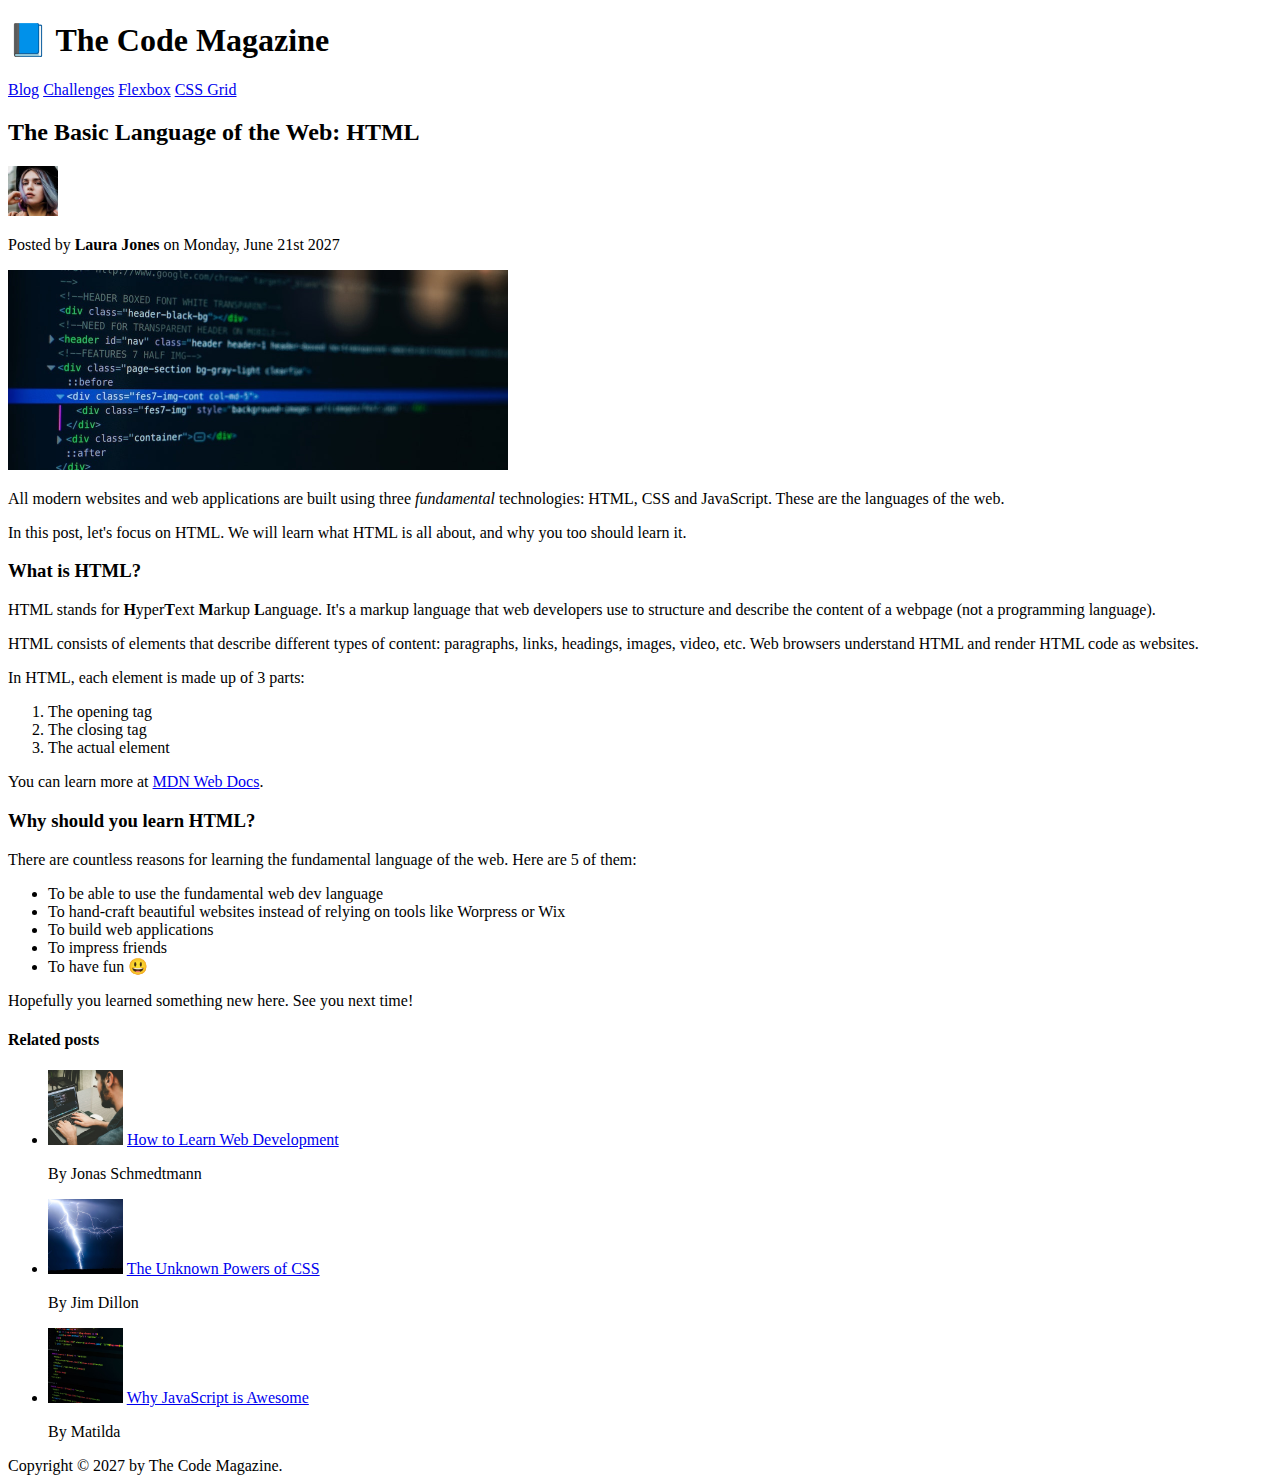
<file: 03-CSS-Fundamentals/index.html>
<!DOCTYPE html>
<html lang="en">
  <head>
    <meta charset="UTF-8" />
    <title>The Basic Language of the Web: HTML</title>
  </head>

  <body>
    <!--
    <h1>The Basic Language of the Web: HTML</h1>
    <h2>The Basic Language of the Web: HTML</h2>
    <h3>The Basic Language of the Web: HTML</h3>
    <h4>The Basic Language of the Web: HTML</h4>
    <h5>The Basic Language of the Web: HTML</h5>
    <h6>The Basic Language of the Web: HTML</h6>
    -->

    <header>
      <h1>📘 The Code Magazine</h1>

      <nav>
        <a href="blog.html">Blog</a>
        <a href="#">Challenges</a>
        <a href="#">Flexbox</a>
        <a href="#">CSS Grid</a>
      </nav>
    </header>

    <article>
      <header>
        <h2>The Basic Language of the Web: HTML</h2>

        <img
          src="img/laura-jones.jpg"
          alt="Headshot of Laura Jones"
          height="50"
          width="50"
        />

        <p>Posted by <strong>Laura Jones</strong> on Monday, June 21st 2027</p>

        <img
          src="img/post-img.jpg"
          alt="HTML code on a screen"
          width="500"
          height="200"
        />
      </header>

      <p>
        All modern websites and web applications are built using three
        <em>fundamental</em>
        technologies: HTML, CSS and JavaScript. These are the languages of the
        web.
      </p>

      <p>
        In this post, let's focus on HTML. We will learn what HTML is all about,
        and why you too should learn it.
      </p>

      <h3>What is HTML?</h3>
      <p>
        HTML stands for <strong>H</strong>yper<strong>T</strong>ext
        <strong>M</strong>arkup <strong>L</strong>anguage. It's a markup
        language that web developers use to structure and describe the content
        of a webpage (not a programming language).
      </p>
      <p>
        HTML consists of elements that describe different types of content:
        paragraphs, links, headings, images, video, etc. Web browsers understand
        HTML and render HTML code as websites.
      </p>
      <p>In HTML, each element is made up of 3 parts:</p>

      <ol>
        <li>The opening tag</li>
        <li>The closing tag</li>
        <li>The actual element</li>
      </ol>

      <p>
        You can learn more at
        <a
          href="https://developer.mozilla.org/en-US/docs/Web/HTML"
          target="_blank"
          >MDN Web Docs</a
        >.
      </p>

      <h3>Why should you learn HTML?</h3>

      <p>
        There are countless reasons for learning the fundamental language of the
        web. Here are 5 of them:
      </p>

      <ul>
        <li>To be able to use the fundamental web dev language</li>
        <li>
          To hand-craft beautiful websites instead of relying on tools like
          Worpress or Wix
        </li>
        <li>To build web applications</li>
        <li>To impress friends</li>
        <li>To have fun 😃</li>
      </ul>

      <p>Hopefully you learned something new here. See you next time!</p>
    </article>

    <aside>
      <h4>Related posts</h4>

      <ul>
        <li>
          <img
            src="img/related-1.jpg"
            alt="Person programming"
            width="75"
            width="75"
          />
          <a href="#">How to Learn Web Development</a>
          <p>By Jonas Schmedtmann</p>
        </li>
        <li>
          <img src="img/related-2.jpg" alt="Lightning" width="75" heigth="75" />
          <a href="#">The Unknown Powers of CSS</a>
          <p>By Jim Dillon</p>
        </li>
        <li>
          <img
            src="img/related-3.jpg"
            alt="JavaScript code on a screen"
            width="75"
            height="75"
          />
          <a href="#">Why JavaScript is Awesome</a>
          <p>By Matilda</p>
        </li>
      </ul>
    </aside>

    <footer>Copyright &copy; 2027 by The Code Magazine.</footer>
  </body>
</html>
</file>
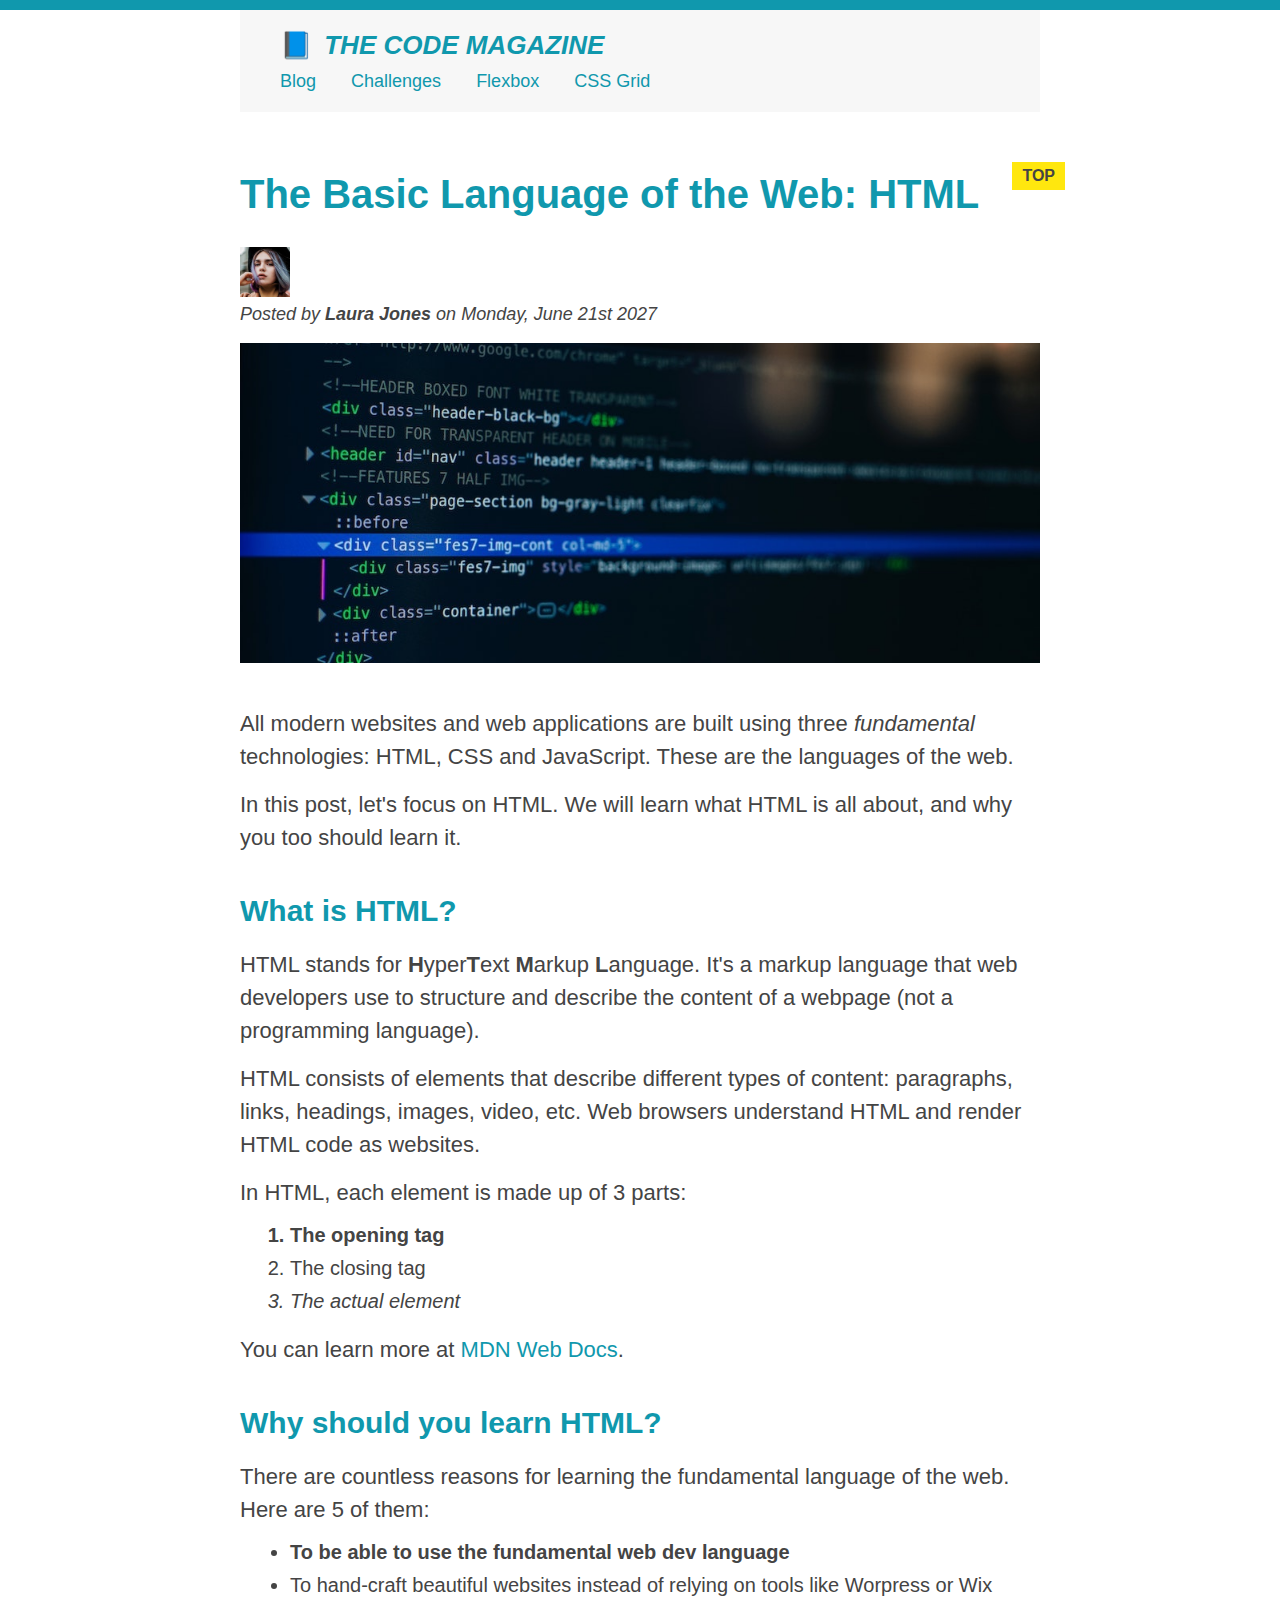
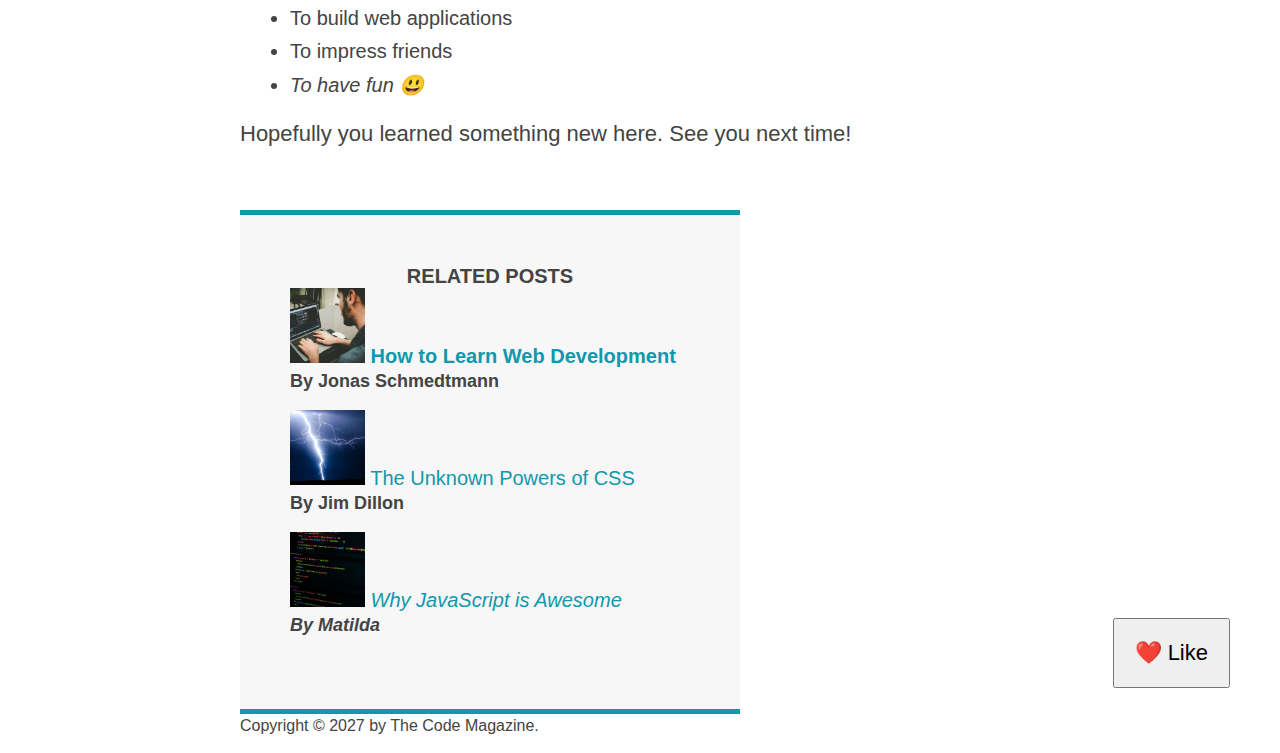
<file: 04-CSS-Layouts/index.html>
<!DOCTYPE html>
<html lang="en">
  <head>
    <meta charset="UTF-8" />
    <link href="style.css" rel="stylesheet" />

    <title>The Basic Language of the Web: HTML</title>
  </head>

  <body>
    <!--
    <h1>The Basic Language of the Web: HTML</h1>
    <h2>The Basic Language of the Web: HTML</h2>
    <h3>The Basic Language of the Web: HTML</h3>
    <h4>The Basic Language of the Web: HTML</h4>
    <h5>The Basic Language of the Web: HTML</h5>
    <h6>The Basic Language of the Web: HTML</h6>
    -->

    <div class="container">
      <header class="main-header">
        <h1>📘 The Code Magazine</h1>

        <nav>
          <!-- <strong>This is the navigation</strong> -->
          <a href="blog.html">Blog</a>
          <a href="#">Challenges</a>
          <a href="#">Flexbox</a>
          <a href="#">CSS Grid</a>
        </nav>
      </header>

      <article>
        <header class="post-header">
          <h2>The Basic Language of the Web: HTML</h2>

          <img
            src="img/laura-jones.jpg"
            alt="Headshot of Laura Jones"
            height="50"
            width="50"
          />

          <p id="author">
            Posted by <strong>Laura Jones</strong> on Monday, June 21st 2027
          </p>

          <img
            src="img/post-img.jpg"
            alt="HTML code on a screen"
            width="500"
            height="200"
            class="post-img"
          />
          <button>❤️ Like</button>
        </header>

        <p>
          All modern websites and web applications are built using three
          <em>fundamental</em>
          technologies: HTML, CSS and JavaScript. These are the languages of the
          web.
        </p>

        <p>
          In this post, let's focus on HTML. We will learn what HTML is all
          about, and why you too should learn it.
        </p>

        <h3>What is HTML?</h3>
        <p>
          HTML stands for <strong>H</strong>yper<strong>T</strong>ext
          <strong>M</strong>arkup <strong>L</strong>anguage. It's a markup
          language that web developers use to structure and describe the content
          of a webpage (not a programming language).
        </p>
        <p>
          HTML consists of elements that describe different types of content:
          paragraphs, links, headings, images, video, etc. Web browsers
          understand HTML and render HTML code as websites.
        </p>
        <p>In HTML, each element is made up of 3 parts:</p>

        <ol>
          <li class="first-li">The opening tag</li>
          <li>The closing tag</li>
          <li>The actual element</li>
        </ol>

        <p>
          You can learn more at
          <a
            href="https://developer.mozilla.org/en-US/docs/Web/HTML"
            target="_blank"
            >MDN Web Docs</a
          >.
        </p>

        <h3>Why should you learn HTML?</h3>

        <p>
          There are countless reasons for learning the fundamental language of
          the web. Here are 5 of them:
        </p>

        <ul>
          <li class="first-li">
            To be able to use the fundamental web dev language
          </li>
          <li>
            To hand-craft beautiful websites instead of relying on tools like
            Worpress or Wix
          </li>
          <li>To build web applications</li>
          <li>To impress friends</li>
          <li>To have fun 😃</li>
        </ul>

        <p>Hopefully you learned something new here. See you next time!</p>
      </article>

      <aside>
        <h4>Related posts</h4>

        <ul class="related">
          <li>
            <img
              src="img/related-1.jpg"
              alt="Person programming"
              width="75"
              height="75"
            />
            <a href="#">How to Learn Web Development</a>
            <p class="related-author">By Jonas Schmedtmann</p>
          </li>
          <li>
            <img
              src="img/related-2.jpg"
              alt="Lightning"
              width="75"
              height="75"
            />
            <a href="#">The Unknown Powers of CSS</a>
            <p class="related-author">By Jim Dillon</p>
          </li>
          <li>
            <img
              src="img/related-3.jpg"
              alt="JavaScript code on a screen"
              width="75"
              height="75"
            />
            <a href="#">Why JavaScript is Awesome</a>
            <p class="related-author">By Matilda</p>
          </li>
        </ul>
      </aside>

      <footer>
        <p id="copyright" class="copyright text">
          Copyright &copy; 2027 by The Code Magazine.
        </p>
      </footer>
    </div>
  </body>
</html>
</file>
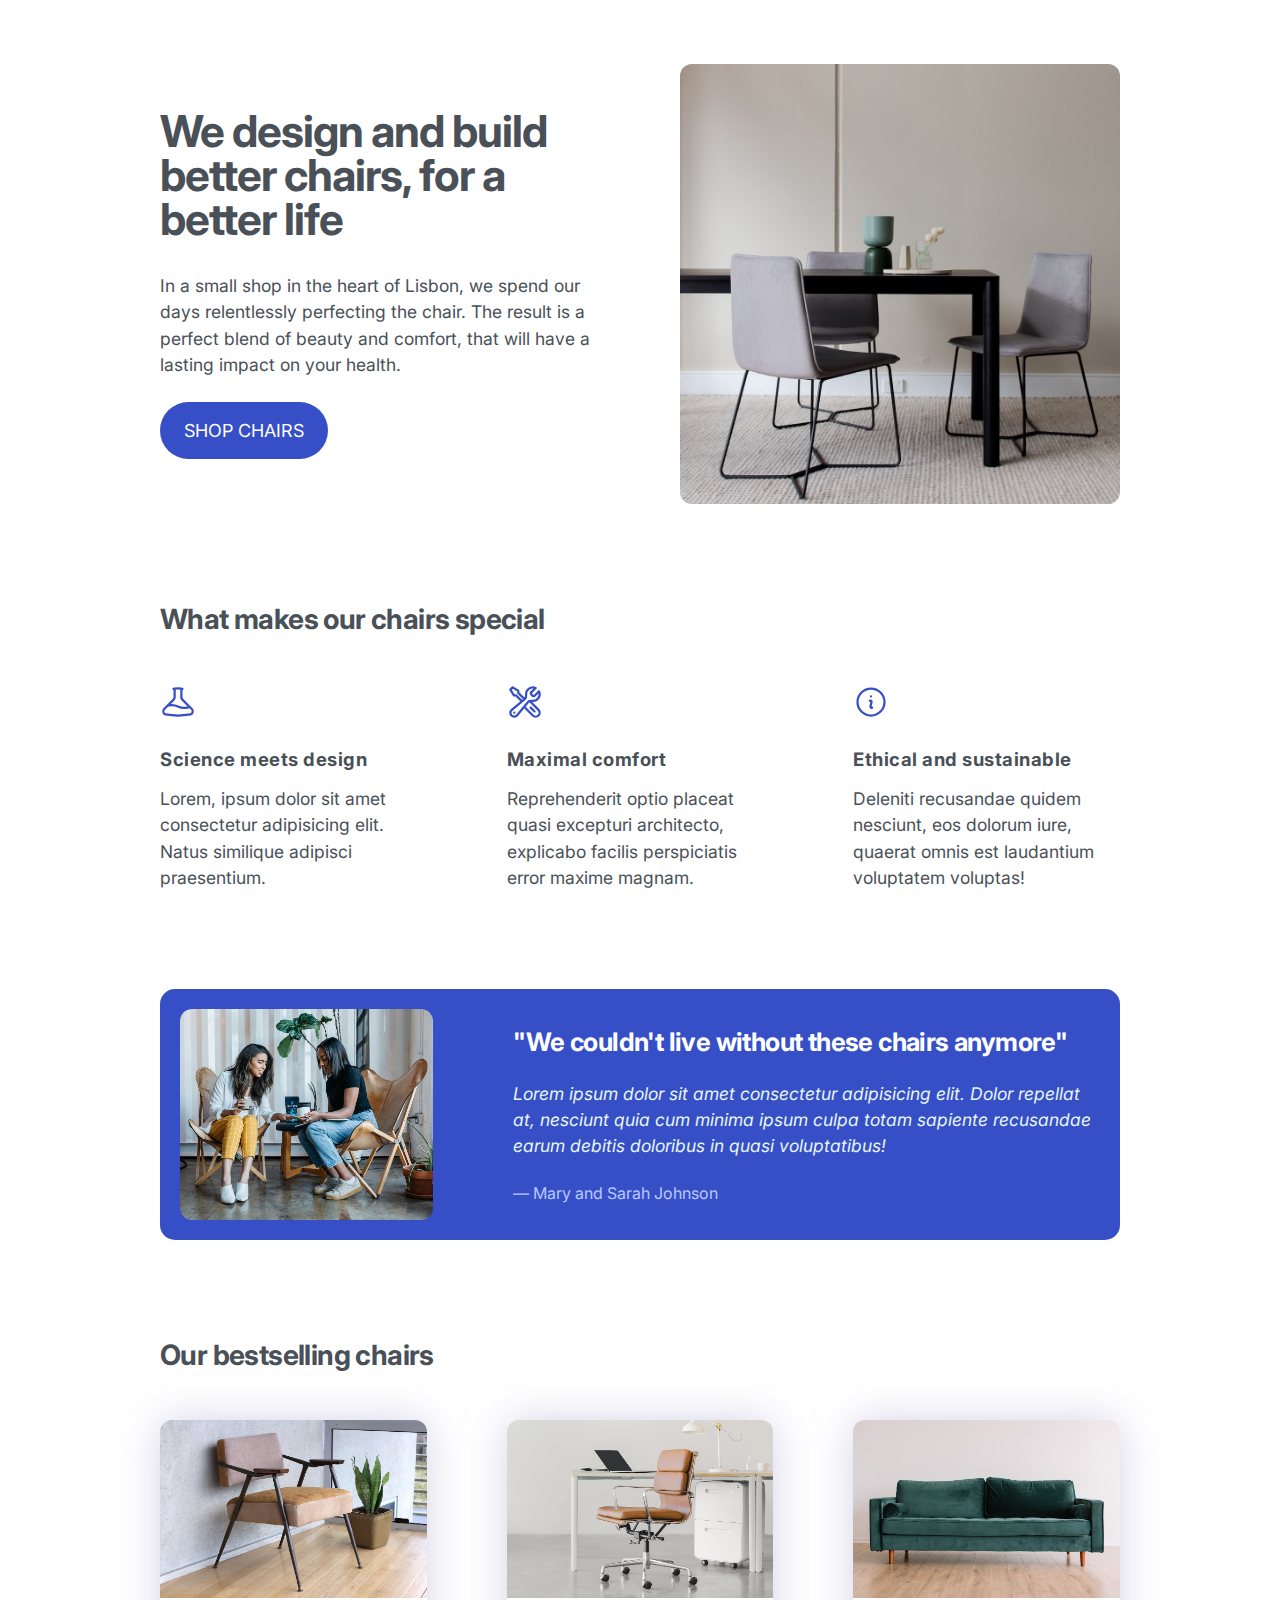
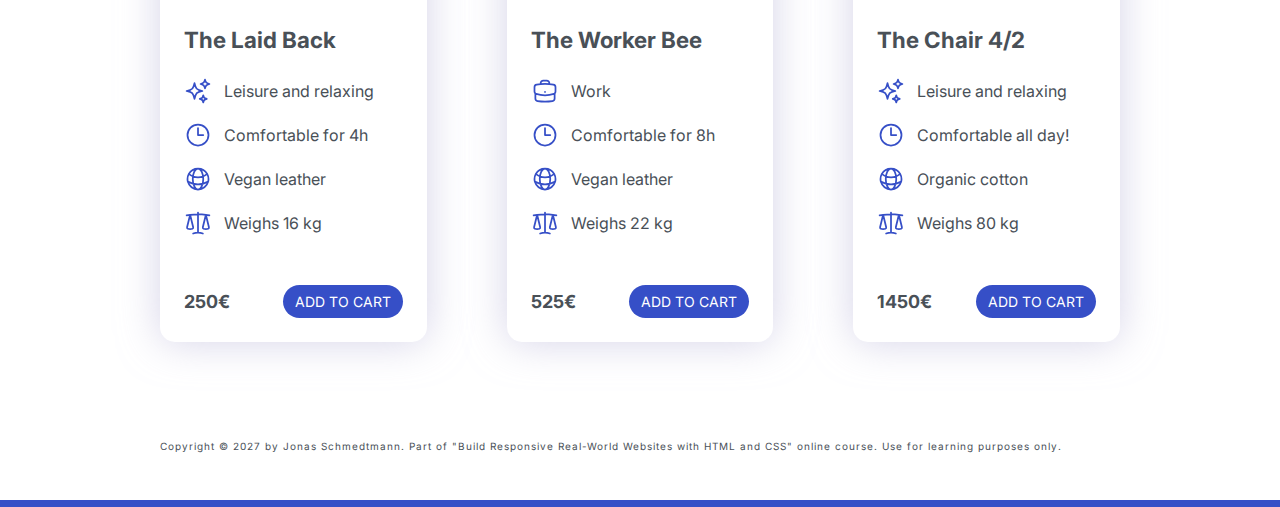
<file: 05-Design/index.html>
<!DOCTYPE html>
<html lang="en">

<head>
  <meta charset="UTF-8" />
  <meta http-equiv="X-UA-Compatible" content="IE=edge" />
  <meta name="viewport" content="width=device-width, initial-scale=1.0" />

  <link rel="stylesheet" href="style.css" />
  <link rel="preconnect" href="https://fonts.googleapis.com">
  <link rel="preconnect" href="https://fonts.gstatic.com" crossorigin>
  <link href="https://fonts.googleapis.com/css2?family=Inter&display=swap" rel="stylesheet">

  <title>Lisbon Chair Shop</title>
</head>

<body>
  <div class="container">
    <header>
      <div class="header-text-box">
        <h1>We design and build better chairs, for a better life</h1>
        <p class="header-text">
          In a small shop in the heart of Lisbon, we spend our days
          relentlessly perfecting the chair. The result is a perfect blend of
          beauty and comfort, that will have a lasting impact on your health.
        </p>
        <a class="btn btn--big" href="#">Shop chairs</a>
      </div>
      <img src="hero.jpg" alt="Photo" />
    </header>

    <section>
      <h2>What makes our chairs special</h2>
      <div class="grid-3-cols">
        <div>
          <svg xmlns="http://www.w3.org/2000/svg" fill="none" viewBox="0 0 24 24" stroke-width="1.5"
            stroke="currentColor" class="features-icon">
            <path stroke-linecap="round" stroke-linejoin="round"
              d="M9.75 3.104v5.714a2.25 2.25 0 0 1-.659 1.591L5 14.5M9.75 3.104c-.251.023-.501.05-.75.082m.75-.082a24.301 24.301 0 0 1 4.5 0m0 0v5.714c0 .597.237 1.17.659 1.591L19.8 15.3M14.25 3.104c.251.023.501.05.75.082M19.8 15.3l-1.57.393A9.065 9.065 0 0 1 12 15a9.065 9.065 0 0 0-6.23-.693L5 14.5m14.8.8 1.402 1.402c1.232 1.232.65 3.318-1.067 3.611A48.309 48.309 0 0 1 12 21c-2.773 0-5.491-.235-8.135-.687-1.718-.293-2.3-2.379-1.067-3.61L5 14.5" />
          </svg>

          <p class="features-title"><strong>Science meets design</strong></p>
          <p class="features-text">
            Lorem, ipsum dolor sit amet consectetur adipisicing elit. Natus
            similique adipisci praesentium.
          </p>
        </div>

        <div>
          <svg xmlns="http://www.w3.org/2000/svg" fill="none" viewBox="0 0 24 24" stroke-width="1.5"
            stroke="currentColor" class="features-icon">
            <path stroke-linecap="round" stroke-linejoin="round"
              d="M11.42 15.17 17.25 21A2.652 2.652 0 0 0 21 17.25l-5.877-5.877M11.42 15.17l2.496-3.03c.317-.384.74-.626 1.208-.766M11.42 15.17l-4.655 5.653a2.548 2.548 0 1 1-3.586-3.586l6.837-5.63m5.108-.233c.55-.164 1.163-.188 1.743-.14a4.5 4.5 0 0 0 4.486-6.336l-3.276 3.277a3.004 3.004 0 0 1-2.25-2.25l3.276-3.276a4.5 4.5 0 0 0-6.336 4.486c.091 1.076-.071 2.264-.904 2.95l-.102.085m-1.745 1.437L5.909 7.5H4.5L2.25 3.75l1.5-1.5L7.5 4.5v1.409l4.26 4.26m-1.745 1.437 1.745-1.437m6.615 8.206L15.75 15.75M4.867 19.125h.008v.008h-.008v-.008Z" />
          </svg>

          <p class="features-title">
            <strong>Maximal comfort</strong>
          </p>
          <p class="features-text">
            Reprehenderit optio placeat quasi excepturi architecto, explicabo
            facilis perspiciatis error maxime magnam.
          </p>
        </div>

        <div>
          <svg xmlns="http://www.w3.org/2000/svg" fill="none" viewBox="0 0 24 24" stroke-width="1.5" stroke="currentColor" class="features-icon">
            <path stroke-linecap="round" stroke-linejoin="round" d="m11.25 11.25.041-.02a.75.75 0 0 1 1.063.852l-.708 2.836a.75.75 0 0 0 1.063.853l.041-.021M21 12a9 9 0 1 1-18 0 9 9 0 0 1 18 0Zm-9-3.75h.008v.008H12V8.25Z" />
          </svg>
          
          <p class="features-title">
            <strong>Ethical and sustainable</strong>
          </p>
          <p class="features-text">
            Deleniti recusandae quidem nesciunt, eos dolorum iure, quaerat
            omnis est laudantium voluptatem voluptas!
          </p>
        </div>
      </div>
    </section>

    <section class="testimonial-section">
      <div class="grid-3-cols">
        <img src="customers.jpg" alt="People sitting on chairs" />
        <div class="testimonial-box">
          <h2>"We couldn't live without these chairs anymore"</h2>
          <blockquote class="testimonial-text">
            Lorem ipsum dolor sit amet consectetur adipisicing elit. Dolor
            repellat at, nesciunt quia cum minima ipsum culpa totam sapiente
            recusandae earum debitis doloribus in quasi voluptatibus!
          </blockquote>
          <p class="testimonial-author">&mdash; Mary and Sarah Johnson</p>
        </div>
      </div>
    </section>

    <section>
      <h2>Our bestselling chairs</h2>
      <div class="grid-3-cols">
        <figure class="chair">
          <img src="chair-1.jpg" alt="Chair" />
          <div class="chair-box">
            <h3>The Laid Back</h3>
            <ul class="chair-details">
              <li>
                <svg xmlns="http://www.w3.org/2000/svg" fill="none" viewBox="0 0 24 24" stroke-width="1.5" stroke="currentColor" class="chair-icon">
                  <path stroke-linecap="round" stroke-linejoin="round" d="M9.813 15.904 9 18.75l-.813-2.846a4.5 4.5 0 0 0-3.09-3.09L2.25 12l2.846-.813a4.5 4.5 0 0 0 3.09-3.09L9 5.25l.813 2.846a4.5 4.5 0 0 0 3.09 3.09L15.75 12l-2.846.813a4.5 4.5 0 0 0-3.09 3.09ZM18.259 8.715 18 9.75l-.259-1.035a3.375 3.375 0 0 0-2.455-2.456L14.25 6l1.036-.259a3.375 3.375 0 0 0 2.455-2.456L18 2.25l.259 1.035a3.375 3.375 0 0 0 2.456 2.456L21.75 6l-1.035.259a3.375 3.375 0 0 0-2.456 2.456ZM16.894 20.567 16.5 21.75l-.394-1.183a2.25 2.25 0 0 0-1.423-1.423L13.5 18.75l1.183-.394a2.25 2.25 0 0 0 1.423-1.423l.394-1.183.394 1.183a2.25 2.25 0 0 0 1.423 1.423l1.183.394-1.183.394a2.25 2.25 0 0 0-1.423 1.423Z" />
                </svg>
                
                <!-- Span is a generic INLINE text element, it doesn't have any meaning. It's like a div element, but inline -->
                <span>Leisure and relaxing</span>
              </li>
              <li>
                <svg xmlns="http://www.w3.org/2000/svg" fill="none" viewBox="0 0 24 24" stroke-width="1.5" stroke="currentColor" class="chair-icon">
                  <path stroke-linecap="round" stroke-linejoin="round" d="M12 6v6h4.5m4.5 0a9 9 0 1 1-18 0 9 9 0 0 1 18 0Z" />
                </svg>
                
                <span>Comfortable for 4h</span>
              </li>
              <li>
                <svg xmlns="http://www.w3.org/2000/svg" fill="none" viewBox="0 0 24 24" stroke-width="1.5" stroke="currentColor" class="chair-icon">
                  <path stroke-linecap="round" stroke-linejoin="round" d="M12 21a9.004 9.004 0 0 0 8.716-6.747M12 21a9.004 9.004 0 0 1-8.716-6.747M12 21c2.485 0 4.5-4.03 4.5-9S14.485 3 12 3m0 18c-2.485 0-4.5-4.03-4.5-9S9.515 3 12 3m0 0a8.997 8.997 0 0 1 7.843 4.582M12 3a8.997 8.997 0 0 0-7.843 4.582m15.686 0A11.953 11.953 0 0 1 12 10.5c-2.998 0-5.74-1.1-7.843-2.918m15.686 0A8.959 8.959 0 0 1 21 12c0 .778-.099 1.533-.284 2.253m0 0A17.919 17.919 0 0 1 12 16.5c-3.162 0-6.133-.815-8.716-2.247m0 0A9.015 9.015 0 0 1 3 12c0-1.605.42-3.113 1.157-4.418" />
                </svg>
                
                <span>Vegan leather</span>
              </li>
              <li>
                <svg xmlns="http://www.w3.org/2000/svg" fill="none" viewBox="0 0 24 24" stroke-width="1.5" stroke="currentColor" class="chair-icon">
                  <path stroke-linecap="round" stroke-linejoin="round" d="M12 3v17.25m0 0c-1.472 0-2.882.265-4.185.75M12 20.25c1.472 0 2.882.265 4.185.75M18.75 4.97A48.416 48.416 0 0 0 12 4.5c-2.291 0-4.545.16-6.75.47m13.5 0c1.01.143 2.01.317 3 .52m-3-.52 2.62 10.726c.122.499-.106 1.028-.589 1.202a5.988 5.988 0 0 1-2.031.352 5.988 5.988 0 0 1-2.031-.352c-.483-.174-.711-.703-.59-1.202L18.75 4.971Zm-16.5.52c.99-.203 1.99-.377 3-.52m0 0 2.62 10.726c.122.499-.106 1.028-.589 1.202a5.989 5.989 0 0 1-2.031.352 5.989 5.989 0 0 1-2.031-.352c-.483-.174-.711-.703-.59-1.202L5.25 4.971Z" />
                </svg>
                
                <span>Weighs 16 kg</span>
              </li>
            </ul>
            <div class="chair-price">
              <strong>250€</strong>
              <a href="#" class="btn btn--small">Add to cart</a>
            </div>
          </div>
        </figure>

        <figure class="chair">
          <img src="chair-2.jpg" alt="Chair" />
          <div class="chair-box">
            <h3>The Worker Bee</h3>
            <ul class="chair-details">
              <li>
                <svg xmlns="http://www.w3.org/2000/svg" fill="none" viewBox="0 0 24 24" stroke-width="1.5" stroke="currentColor" class="chair-icon">
                  <path stroke-linecap="round" stroke-linejoin="round" d="M20.25 14.15v4.25c0 1.094-.787 2.036-1.872 2.18-2.087.277-4.216.42-6.378.42s-4.291-.143-6.378-.42c-1.085-.144-1.872-1.086-1.872-2.18v-4.25m16.5 0a2.18 2.18 0 0 0 .75-1.661V8.706c0-1.081-.768-2.015-1.837-2.175a48.114 48.114 0 0 0-3.413-.387m4.5 8.006c-.194.165-.42.295-.673.38A23.978 23.978 0 0 1 12 15.75c-2.648 0-5.195-.429-7.577-1.22a2.016 2.016 0 0 1-.673-.38m0 0A2.18 2.18 0 0 1 3 12.489V8.706c0-1.081.768-2.015 1.837-2.175a48.111 48.111 0 0 1 3.413-.387m7.5 0V5.25A2.25 2.25 0 0 0 13.5 3h-3a2.25 2.25 0 0 0-2.25 2.25v.894m7.5 0a48.667 48.667 0 0 0-7.5 0M12 12.75h.008v.008H12v-.008Z" />
                </svg>
                
                <span>Work</span>
              </li>
              <li>
                <svg xmlns="http://www.w3.org/2000/svg" fill="none" viewBox="0 0 24 24" stroke-width="1.5" stroke="currentColor" class="chair-icon">
                  <path stroke-linecap="round" stroke-linejoin="round" d="M12 6v6h4.5m4.5 0a9 9 0 1 1-18 0 9 9 0 0 1 18 0Z" />
                </svg>

                <span>Comfortable for 8h</span>
              </li>
              <li>
                <svg xmlns="http://www.w3.org/2000/svg" fill="none" viewBox="0 0 24 24" stroke-width="1.5" stroke="currentColor" class="chair-icon">
                  <path stroke-linecap="round" stroke-linejoin="round" d="M12 21a9.004 9.004 0 0 0 8.716-6.747M12 21a9.004 9.004 0 0 1-8.716-6.747M12 21c2.485 0 4.5-4.03 4.5-9S14.485 3 12 3m0 18c-2.485 0-4.5-4.03-4.5-9S9.515 3 12 3m0 0a8.997 8.997 0 0 1 7.843 4.582M12 3a8.997 8.997 0 0 0-7.843 4.582m15.686 0A11.953 11.953 0 0 1 12 10.5c-2.998 0-5.74-1.1-7.843-2.918m15.686 0A8.959 8.959 0 0 1 21 12c0 .778-.099 1.533-.284 2.253m0 0A17.919 17.919 0 0 1 12 16.5c-3.162 0-6.133-.815-8.716-2.247m0 0A9.015 9.015 0 0 1 3 12c0-1.605.42-3.113 1.157-4.418" />
                </svg>

                <span>Vegan leather</span>
              </li>
              <li>
                <svg xmlns="http://www.w3.org/2000/svg" fill="none" viewBox="0 0 24 24" stroke-width="1.5" stroke="currentColor" class="chair-icon">
                  <path stroke-linecap="round" stroke-linejoin="round" d="M12 3v17.25m0 0c-1.472 0-2.882.265-4.185.75M12 20.25c1.472 0 2.882.265 4.185.75M18.75 4.97A48.416 48.416 0 0 0 12 4.5c-2.291 0-4.545.16-6.75.47m13.5 0c1.01.143 2.01.317 3 .52m-3-.52 2.62 10.726c.122.499-.106 1.028-.589 1.202a5.988 5.988 0 0 1-2.031.352 5.988 5.988 0 0 1-2.031-.352c-.483-.174-.711-.703-.59-1.202L18.75 4.971Zm-16.5.52c.99-.203 1.99-.377 3-.52m0 0 2.62 10.726c.122.499-.106 1.028-.589 1.202a5.989 5.989 0 0 1-2.031.352 5.989 5.989 0 0 1-2.031-.352c-.483-.174-.711-.703-.59-1.202L5.25 4.971Z" />
                </svg>

                <span>Weighs 22 kg</span>
              </li>
            </ul>
            <div class="chair-price">
              <strong>525€</strong>
              <a href="#" class="btn btn--small">Add to cart</a>
            </div>
          </div>
        </figure>

        <figure class="chair">
          <img src="chair-3.jpg" alt="Chair" />
          <div class="chair-box">
            <h3>The Chair 4/2</h3>
            <ul class="chair-details">
              <li>
                <svg xmlns="http://www.w3.org/2000/svg" fill="none" viewBox="0 0 24 24" stroke-width="1.5" stroke="currentColor" class="chair-icon">
                  <path stroke-linecap="round" stroke-linejoin="round" d="M9.813 15.904 9 18.75l-.813-2.846a4.5 4.5 0 0 0-3.09-3.09L2.25 12l2.846-.813a4.5 4.5 0 0 0 3.09-3.09L9 5.25l.813 2.846a4.5 4.5 0 0 0 3.09 3.09L15.75 12l-2.846.813a4.5 4.5 0 0 0-3.09 3.09ZM18.259 8.715 18 9.75l-.259-1.035a3.375 3.375 0 0 0-2.455-2.456L14.25 6l1.036-.259a3.375 3.375 0 0 0 2.455-2.456L18 2.25l.259 1.035a3.375 3.375 0 0 0 2.456 2.456L21.75 6l-1.035.259a3.375 3.375 0 0 0-2.456 2.456ZM16.894 20.567 16.5 21.75l-.394-1.183a2.25 2.25 0 0 0-1.423-1.423L13.5 18.75l1.183-.394a2.25 2.25 0 0 0 1.423-1.423l.394-1.183.394 1.183a2.25 2.25 0 0 0 1.423 1.423l1.183.394-1.183.394a2.25 2.25 0 0 0-1.423 1.423Z" />
                </svg>

                <span>Leisure and relaxing</span>
              </li>
              <li>
                <svg xmlns="http://www.w3.org/2000/svg" fill="none" viewBox="0 0 24 24" stroke-width="1.5" stroke="currentColor" class="chair-icon">
                  <path stroke-linecap="round" stroke-linejoin="round" d="M12 6v6h4.5m4.5 0a9 9 0 1 1-18 0 9 9 0 0 1 18 0Z" />
                </svg>

                <span>Comfortable all day!</span>
              </li>
              <li>
                <svg xmlns="http://www.w3.org/2000/svg" fill="none" viewBox="0 0 24 24" stroke-width="1.5" stroke="currentColor" class="chair-icon">
                  <path stroke-linecap="round" stroke-linejoin="round" d="M12 21a9.004 9.004 0 0 0 8.716-6.747M12 21a9.004 9.004 0 0 1-8.716-6.747M12 21c2.485 0 4.5-4.03 4.5-9S14.485 3 12 3m0 18c-2.485 0-4.5-4.03-4.5-9S9.515 3 12 3m0 0a8.997 8.997 0 0 1 7.843 4.582M12 3a8.997 8.997 0 0 0-7.843 4.582m15.686 0A11.953 11.953 0 0 1 12 10.5c-2.998 0-5.74-1.1-7.843-2.918m15.686 0A8.959 8.959 0 0 1 21 12c0 .778-.099 1.533-.284 2.253m0 0A17.919 17.919 0 0 1 12 16.5c-3.162 0-6.133-.815-8.716-2.247m0 0A9.015 9.015 0 0 1 3 12c0-1.605.42-3.113 1.157-4.418" />
                </svg>

                <span>Organic cotton</span>
              </li>
              <li>
                <svg xmlns="http://www.w3.org/2000/svg" fill="none" viewBox="0 0 24 24" stroke-width="1.5" stroke="currentColor" class="chair-icon">
                  <path stroke-linecap="round" stroke-linejoin="round" d="M12 3v17.25m0 0c-1.472 0-2.882.265-4.185.75M12 20.25c1.472 0 2.882.265 4.185.75M18.75 4.97A48.416 48.416 0 0 0 12 4.5c-2.291 0-4.545.16-6.75.47m13.5 0c1.01.143 2.01.317 3 .52m-3-.52 2.62 10.726c.122.499-.106 1.028-.589 1.202a5.988 5.988 0 0 1-2.031.352 5.988 5.988 0 0 1-2.031-.352c-.483-.174-.711-.703-.59-1.202L18.75 4.971Zm-16.5.52c.99-.203 1.99-.377 3-.52m0 0 2.62 10.726c.122.499-.106 1.028-.589 1.202a5.989 5.989 0 0 1-2.031.352 5.989 5.989 0 0 1-2.031-.352c-.483-.174-.711-.703-.59-1.202L5.25 4.971Z" />
                </svg>

                <span>Weighs 80 kg</span>
              </li>
            </ul>
            <div class="chair-price">
              <strong>1450€</strong>
              <a href="#" class="btn btn--small">Add to cart</a>
            </div>
          </div>
        </figure>
      </div>
    </section>

    <footer>
      Copyright &copy; 2027 by Jonas Schmedtmann. Part of "Build Responsive
      Real-World Websites with HTML and CSS" online course. Use for learning
      purposes only.
    </footer>
  </div>
</body>

</html>
</file>
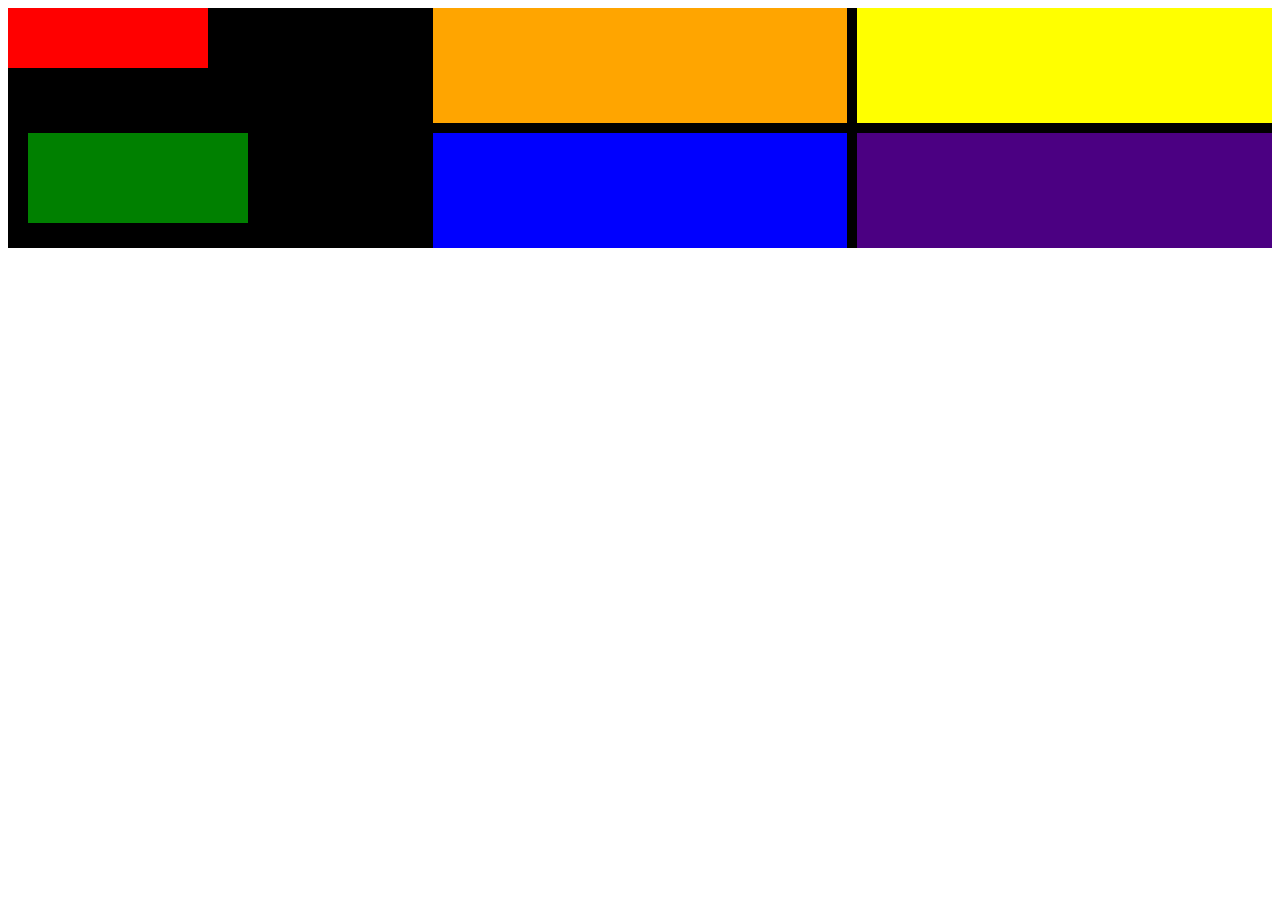
<file: placing-spanning-items.html>
<!DOCTYPE html>
<html lang="en">
<head>
    <meta charset="UTF-8">
    <meta name="viewport" content="width=device-width, initial-scale=1.0">
    <title>Grid With Height set</title>
</head>
<style>
    .grid-container {
        display: grid;
        height: 240px;
        background-color: black;
        grid-template-columns: 1fr 1fr 1fr;
        grid-template-rows: 1fr 1fr;
        gap: 10px;
    }

    .item-one {
        background-color: red;
        
        /* Experiment */
        height: 60px;
        width: 200px;
    }

    .item-two {
        background-color: orange;
    }

    .item-three {
        background-color: yellow;
    }

    .item-four {
        background-color: green;

        /* Experiment */
        width: 220px;
        height: 90px;
        margin-left: 20px;
    }

    .item-five {
        background-color: blue;
    }

    .item-six {
        background-color: indigo;
    }
</style>
<body>
    <div class="grid-container">
        <div class="item item-one"></div>
        <div class="item item-two"></div>
        <div class="item item-three"></div>
        <div class="item item-four"></div>
        <div class="item item-five"></div>
        <div class="item item-six"></div>
    </div>
</body>
</html>
</file>
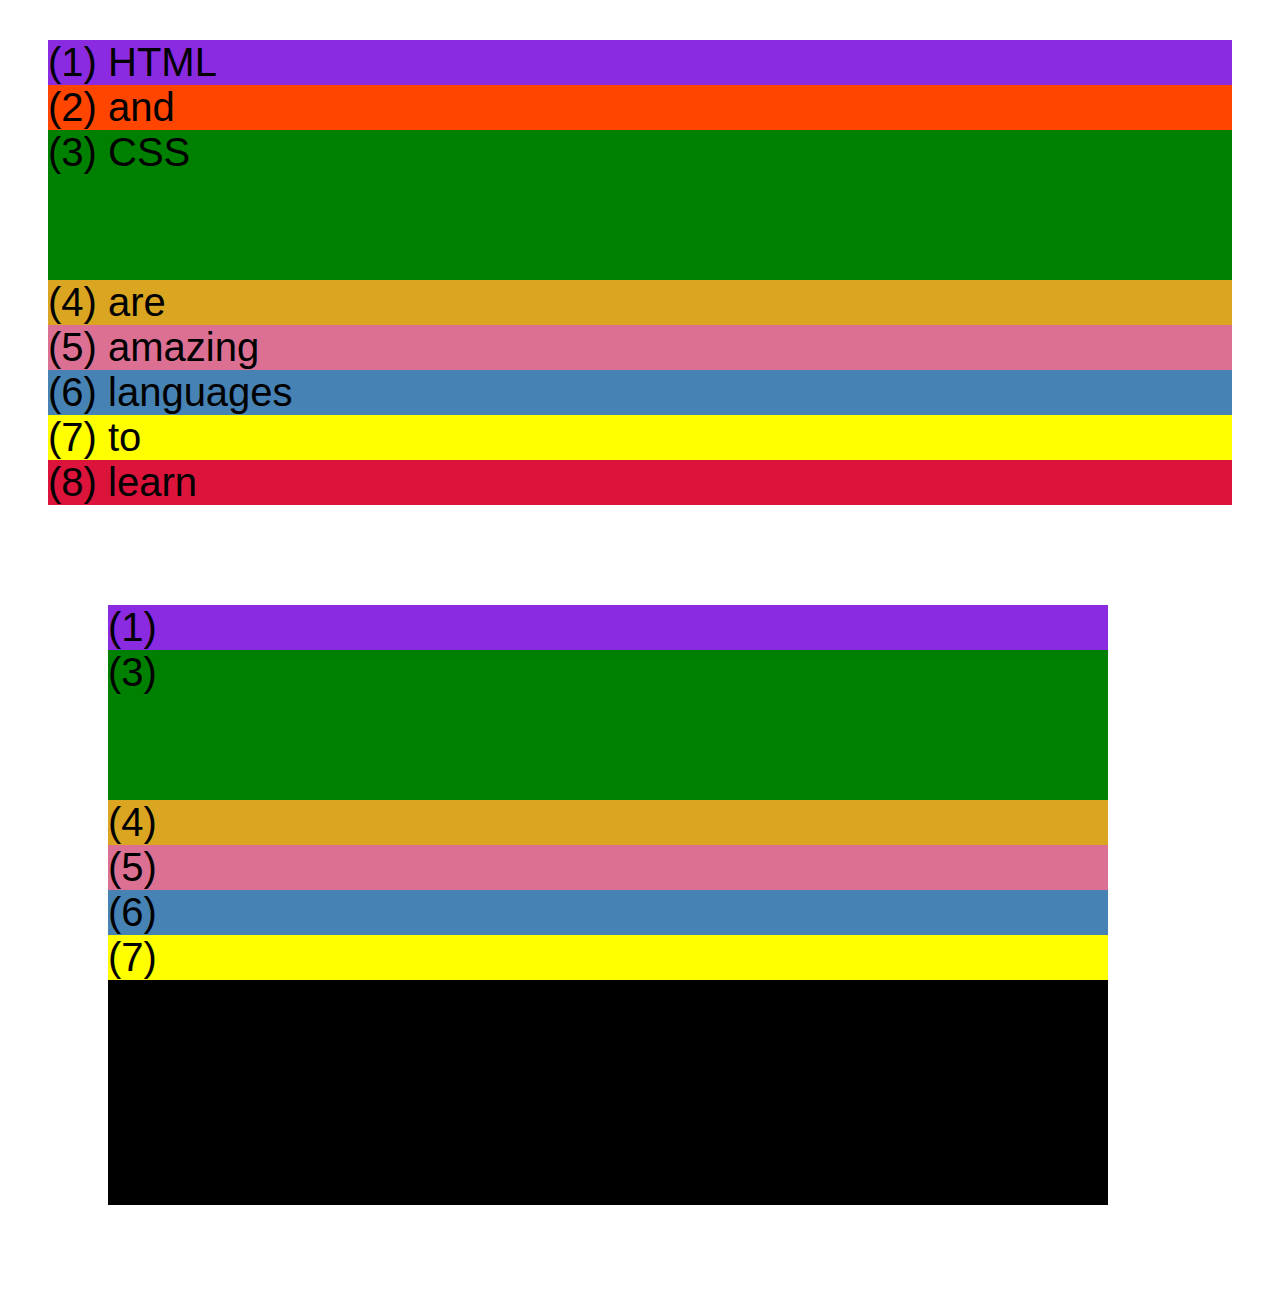
<file: 04-CSS-Layouts/css-grid.html>
<!DOCTYPE html>
<html lang="en">
  <head>
    <meta charset="UTF-8" />
    <meta http-equiv="X-UA-Compatible" content="IE=edge" />
    <meta name="viewport" content="width=device-width, initial-scale=1.0" />
    <title>CSS Grid</title>
    <style>
      .el--1 {
        background-color: blueviolet;
      }
      .el--2 {
        background-color: orangered;
      }
      .el--3 {
        background-color: green;
        height: 150px;
      }
      .el--4 {
        background-color: goldenrod;
      }
      .el--5 {
        background-color: palevioletred;
      }
      .el--6 {
        background-color: steelblue;
      }
      .el--7 {
        background-color: yellow;
      }
      .el--8 {
        background-color: crimson;
      }

      .container--1 {
        /* STARTER */
        font-family: sans-serif;
        background-color: #ddd;
        font-size: 40px;
        margin: 40px;

        /* CSS GRID */
      }

      .container--2 {
        /* STARTER */
        font-family: sans-serif;
        background-color: black;
        font-size: 40px;
        margin: 100px;

        width: 1000px;
        height: 600px;

        /* CSS GRID */
      }
    </style>
  </head>
  <body>
    <div class="container--1">
      <div class="el el--1">(1) HTML</div>
      <div class="el el--2">(2) and</div>
      <div class="el el--3">(3) CSS</div>
      <div class="el el--4">(4) are</div>
      <div class="el el--5">(5) amazing</div>
      <div class="el el--6">(6) languages</div>
      <div class="el el--7">(7) to</div>
      <div class="el el--8">(8) learn</div>
    </div>

    <div class="container--2">
      <div class="el el--1">(1)</div>
      <div class="el el--3">(3)</div>
      <div class="el el--4">(4)</div>
      <div class="el el--5">(5)</div>
      <div class="el el--6">(6)</div>
      <div class="el el--7">(7)</div>
    </div>
  </body>
</html>
</file>
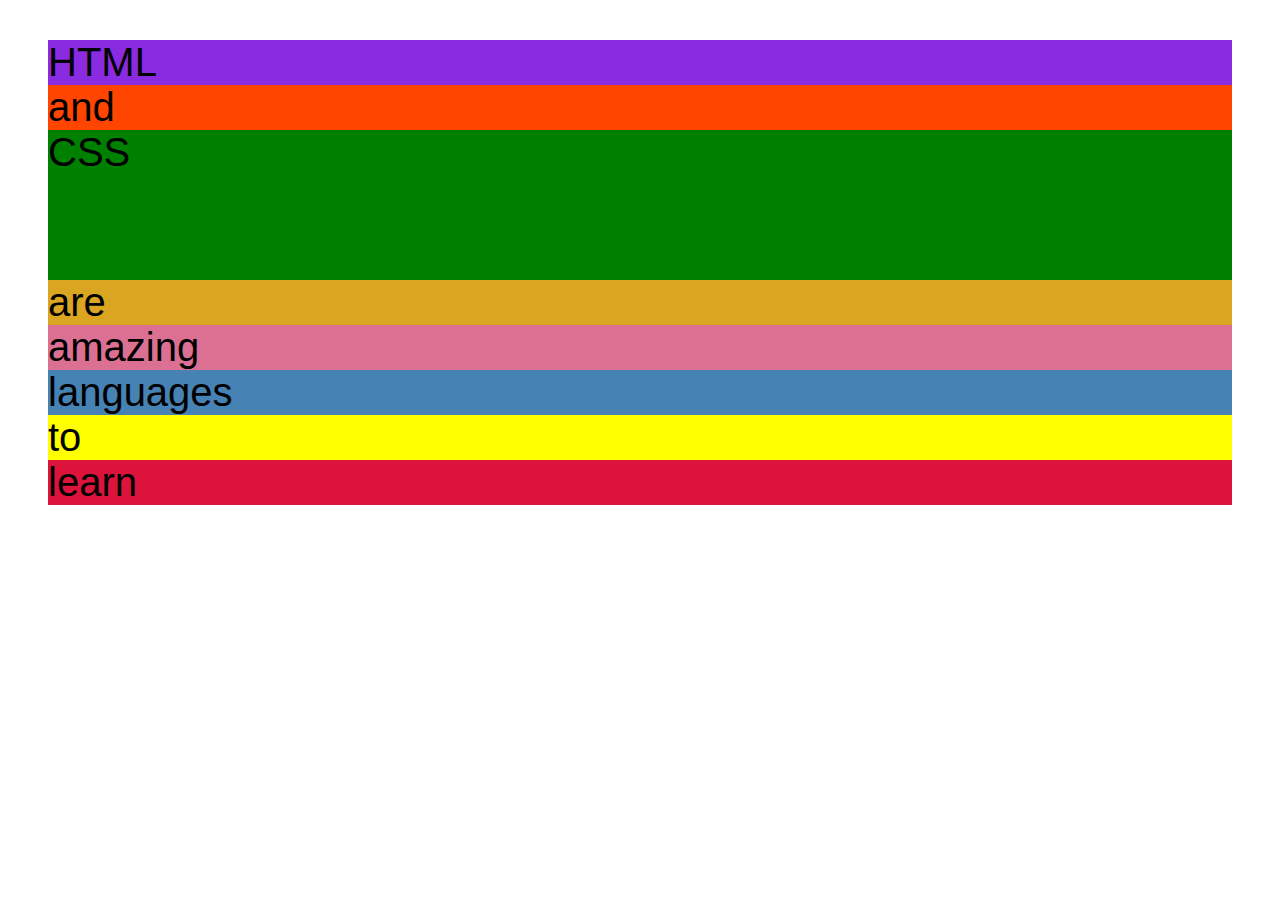
<file: 04-CSS-Layouts/flexbox.html>
<!DOCTYPE html>
<html lang="en">
  <head>
    <meta charset="UTF-8" />
    <meta http-equiv="X-UA-Compatible" content="IE=edge" />
    <meta name="viewport" content="width=device-width, initial-scale=1.0" />
    <title>Flexbox</title>
    <style>
      .el--1 {
        background-color: blueviolet;
      }
      .el--2 {
        background-color: orangered;
      }
      .el--3 {
        background-color: green;
        height: 150px;
      }
      .el--4 {
        background-color: goldenrod;
      }
      .el--5 {
        background-color: palevioletred;
      }
      .el--6 {
        background-color: steelblue;
      }
      .el--7 {
        background-color: yellow;
      }
      .el--8 {
        background-color: crimson;
      }

      .container {
        /* STARTER */
        font-family: sans-serif;
        background-color: #ddd;
        font-size: 40px;
        margin: 40px;

        /* FLEXBOX */
      }
    </style>
  </head>
  <body>
    <div class="container">
      <div class="el el--1">HTML</div>
      <div class="el el--2">and</div>
      <div class="el el--3">CSS</div>
      <div class="el el--4">are</div>
      <div class="el el--5">amazing</div>
      <div class="el el--6">languages</div>
      <div class="el el--7">to</div>
      <div class="el el--8">learn</div>
    </div>
  </body>
</html>
</file>
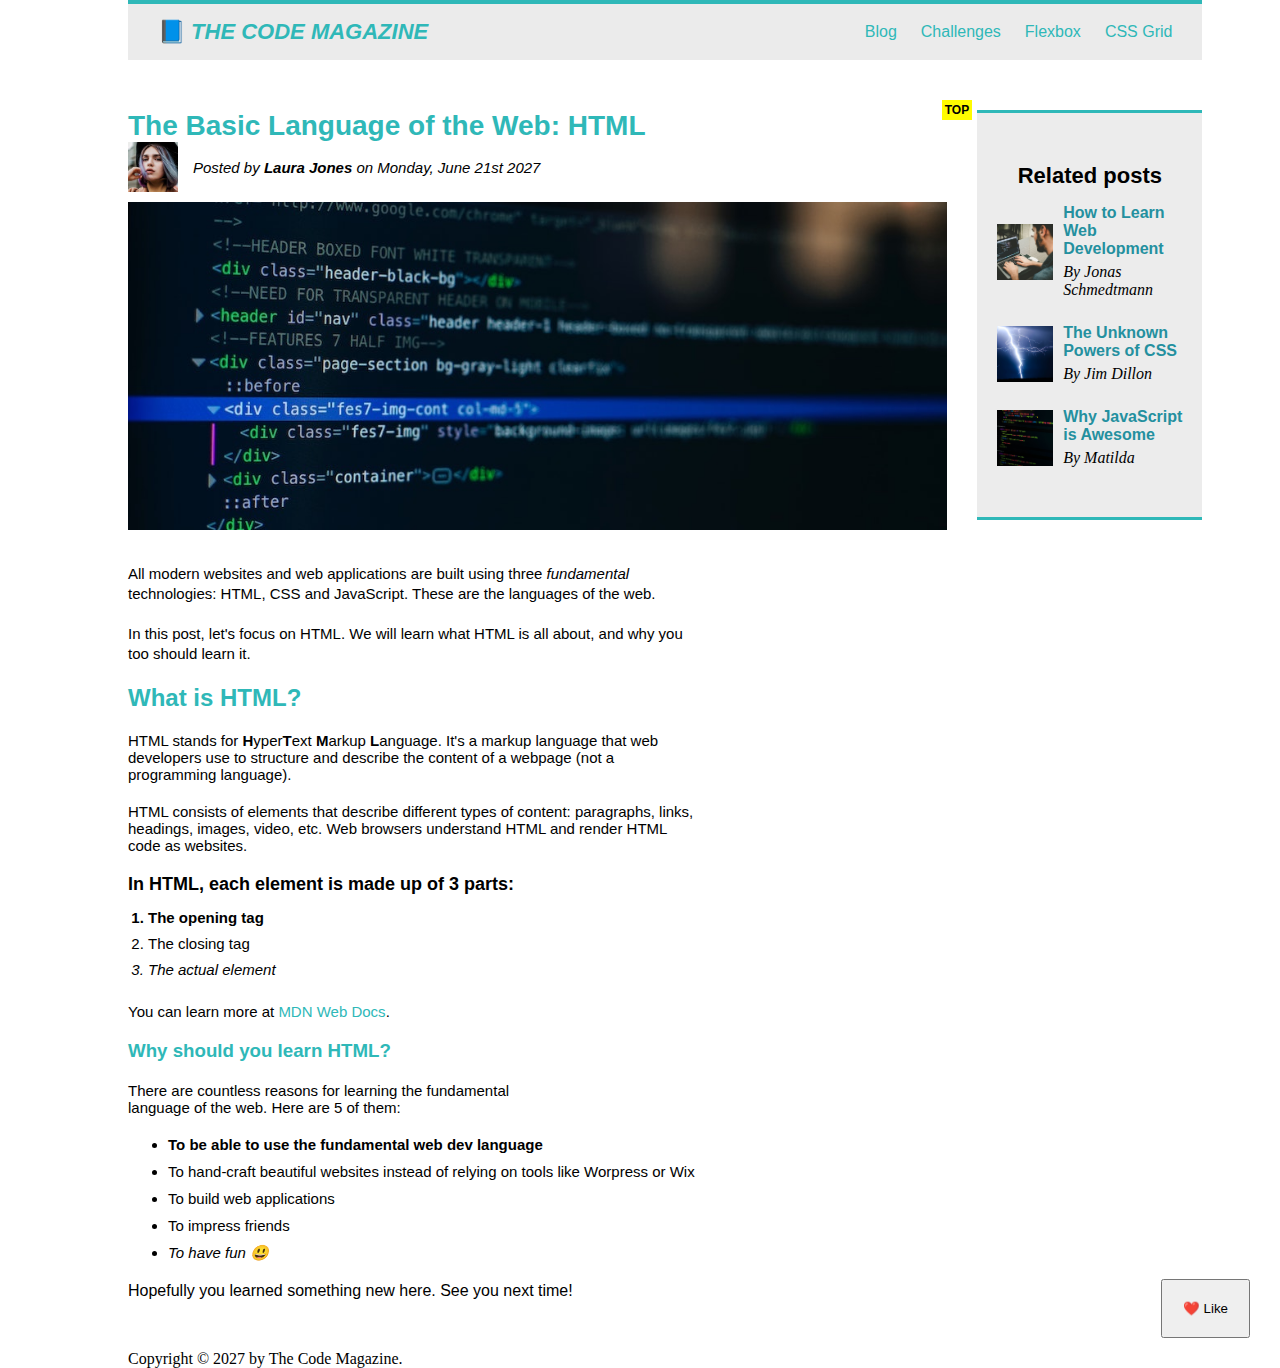
<file: SECTION 4/Challenges/chal-1.html>
<!DOCTYPE html>
<html lang="en">

<head>
    <meta charset="UTF-8">
    <meta name="viewport" content="width=device-width, initial-scale=1.0">
    <link rel="stylesheet" href="styles/challenge-1.css">
    <title>Challenge #1 | Section 4</title>
</head>

<body>

    <body>
        <!-- <header class="top-header">
            <h1 class="magazine-title">📘 The Code Magazine</h1>
            <nav class="blog-links">
                <a href="#">Blog</a>
                <a href="#">Challenges</a>
                <a href="#">Flexbox</a>
                <a href="#">CSS Grid</a>
            </nav>
        </header> -->
        <div class="grid-container">
            <header class="top-header">
                <h1 class="magazine-title">📘 The Code Magazine</h1>
                <nav class="blog-links">
                    <a href="#">Blog</a>
                    <a href="#">Challenges</a>
                    <a href="#">Flexbox</a>
                    <a href="#">CSS Grid</a>
                </nav>
            </header>
                <article>
                    <header class="blog-header">
                        <h2 class="blog-title">The Basic Language of the Web: HTML</h2>

                        <div>
                            <img class="blogger-image" src="images/laura-jones.jpg" alt="Headshot of Laura Jones"
                                height="50" width="50" />

                            <p class="blog-info">Posted by <strong class="blogger">Laura Jones</strong> on Monday, June
                                21st
                                2027</p>
                        </div>


                        <img class="postcode-image" src="images/post-img.jpg" alt="HTML code on a screen" width="500"
                            height="200" />
                    </header>

                    <p class="web-description">
                        All modern websites and web applications are built using three
                        <em>fundamental</em>
                        technologies: HTML, CSS and JavaScript. These are the languages of the
                        web.
                    </p>

                    <p class="web-preview">
                        In this post, let's focus on HTML. We will learn what HTML is all about,
                        and why you too should learn it.
                    </p>

                    <h3 class="what-is">What is HTML?</h3>
                    <p class="html-meaning">
                        HTML stands for <strong class="first-letter">H</strong>yper<strong
                            class="second-letter">T</strong>ext
                        <strong class="third-letter">M</strong>arkup <strong class="fourth-letter">L</strong>anguage.
                        It's a
                        markup
                        language that web developers use to structure and describe the content
                        of a webpage (not a programming language).
                    </p>
                    <p class="html-description">
                        HTML consists of elements that describe different types of content:
                        paragraphs, links, headings, images, video, etc. Web browsers understand
                        HTML and render HTML code as websites.
                    </p>
                    <p class="html-parts">In HTML, each element is made up of 3 parts:</p>

                    <ol class="html-tags">
                        <li>The opening tag</li>
                        <li>The closing tag</li>
                        <li>The actual element</li>
                    </ol>
                    <p class="documentation">
                        You can learn more at
                        <a href="https://developer.mozilla.org/en-US/docs/Web/HTML" target="_blank">MDN Web Docs</a>.
                    </p>
                    <h3 class="learn-html">Why should you learn HTML?</h3>

                    <p class="reasons">
                        There are countless reasons for learning the fundamental language of the
                        web. Here are 5 of them:
                    </p>

                    <ul class="benefits">
                        <li>To be able to use the fundamental web dev language</li>
                        <li>
                            To hand-craft beautiful websites instead of relying on tools like
                            Worpress or Wix
                        </li>
                        <li>To build web applications</li>
                        <li>To impress friends</li>
                        <li>To have fun 😃</li>
                    </ul>

                    <p class="blog-message">Hopefully you learned something new here. See you next time!</p>
                    <!-- <button class="like-button">   Like</button> -->
                </article>

                <aside>
                    <h4 class="related-posts">Related posts</h4>
                    <ul class="posts">
                        <li class="list-posts">
                            <img src="images/related-1.jpg" alt="Person programming" width="75" width="75" />
                            <div>
                                <a class="" href="#">How to Learn Web Development</a>
                                <p class="posts-author">By Jonas Schmedtmann</p>
                            </div>
                        </li>
                        <li class="list-posts">
                            <img src="images/related-2.jpg" alt="Lightning" width="75" heigth="75" />
                            <div>
                                <a class="" href="#">The Unknown Powers of CSS</a>
                                <p class="posts-author">By Jim Dillon</p>
                            </div>
                        </li>
                        <li class="list-posts">
                            <img src="images/related-3.jpg" alt="JavaScript code on a screen" width="75" height="75" />
                            <div>
                                <a class="" href="#">Why JavaScript is Awesome</a>
                                <p class="posts-author">By Matilda</p>
                            </div>
                        </li>
                    </ul>
                </aside>

            <!-- </div> -->
            <footer>Copyright &copy; 2027 by The Code Magazine.</footer>
        </div>
        <button class="like-button">❤️ Like</button>
    </body>

</html>
</file>
<file: 04-CSS-Layouts/style.css>
* {
  /* border-top: 10px solid #1098ad; */
  margin: 0;
  padding: 0;
}

/* PAGE SECTIONS */
body {
  color: #444;
  font-family: sans-serif;

  border-top: 10px solid #1098ad;
  position: relative;
}

.container {
  width: 800px;
  /* margin-left: auto;
  margin-right: auto; */
  margin: 0 auto;
}

.main-header {
  background-color: #f7f7f7;
  /* padding: 20px;
  padding-left: 40px;
  padding-right: 40px; */
  padding: 20px 40px;
  margin-bottom: 60px;
  /* height: 80px; */
}

nav {
  font-size: 18px;
  /* text-align: center; */
}

article {
  margin-bottom: 60px;
}

.post-header {
  margin-bottom: 40px;
  /* position: relative; */
}

aside {
  background-color: #f7f7f7;
  border-top: 5px solid #1098ad;
  border-bottom: 5px solid #1098ad;
  /* padding-top: 50px;
  padding-bottom: 50px; */
  padding: 50px 0;
  width: 500px;
}

/* SMALLER ELEMENTS */
h1,
h2,
h3 {
  color: #1098ad;
}

h1 {
  font-size: 26px;
  text-transform: uppercase;
  font-style: italic;
}

h2 {
  font-size: 40px;
  margin-bottom: 30px;
}

h3 {
  font-size: 30px;
  margin-bottom: 20px;
  margin-top: 40px;
}

h4 {
  font-size: 20px;
  text-transform: uppercase;
  text-align: center;
}

p {
  font-size: 22px;
  line-height: 1.5;
  margin-bottom: 15px;
}

ul,
ol {
  margin-left: 50px;
  margin-bottom: 20px;
}

li {
  font-size: 20px;
  margin-bottom: 10px;
  /* display: inline; */
}

li:last-child {
  margin-bottom: 0;
}

/* footer p {
  font-size: 16px;
} */

/* article header p {
  font-style: italic;
} */

#author {
  font-style: italic;
  font-size: 18px;
}

#copyright {
  font-size: 16px;
}

.related-author {
  font-size: 18px;
  font-weight: bold;
}

/* ul {
  list-style: none;
} */

.related {
  list-style: none;
}

body {
  /* background-color: orangered; */
}

/* .first-li {
  font-weight: bold;
} */

li:first-child {
  font-weight: bold;
}

li:last-child {
  font-style: italic;
}

li:nth-child(even) {
  /* color: red; */
}

/* Misconception: this won't work! */
article p:first-child {
  color: red;
}

/* Styling links */
a:link {
  color: #1098ad;
  text-decoration: none;
}

a:visited {
  /* color: #777; */
  color: #1098ad;
}

a:hover {
  color: orangered;
  font-weight: bold;
  text-decoration: underline orangered;
}

a:active {
  background-color: black;
  font-style: italic;
}
/* LVHA */

.post-img {
  width: 100%;
  height: auto;
}

nav a:link {
  /* background-color: orangered;
  margin: 20px;
  padding: 20px;

  display: block; */

  margin-right: 30px;
  margin-top: 10px;
  display: inline-block;
}

nav a:link:last-child {
  margin-right: 0;
}

button {
  font-size: 22px;
  padding: 20px;
  cursor: pointer;

  position: absolute;
  /* top: 50px;
  left: 50px; */
  bottom: 50px;
  right: 50px;
}

h1::first-letter {
  font-style: normal;
  margin-right: 5px;
}

h3 + p::first-line {
  /* color: red; */
}

h2 {
  /* background-color: orange; */
  position: relative;
}

h2::before {
  content: "TOP";
  background-color: #ffe70e;
  color: #444;
  font-size: 16px;
  font-weight: bold;
  display: inline-block;
  padding: 5px 10px;
  position: absolute;
  top: -10px;
  right: -25px;
}

/* Resolving conflicts */
/* #copyright {
  color: red;
}

.copyright {
  color: blue;
}

.text {
  color: yellow;
}

footer p {
  color: green !important;
} */

/* nav a:link,
nav p {
  font-size: 18px;
} */
</file>
<file: 05-Design/style.css>
/*
SPACING SYSTEM (px)
2 / 4 / 8 / 12 / 16 / 24 / 32 / 48 / 64 / 80 / 96 / 128

FONT SIZE SYSTEM (px)
10 / 12 / 14 / 16 / 18 / 20 / 24 / 30 / 36 / 44 / 52 / 62 / 74 / 86 / 98

MAIN COLOR: #364fc7
GRAY COLOR: #495057
TINT COLOR: #3b5bdb
*/

* {
  margin: 0;
  padding: 0;
  box-sizing: border-box;
}

/* ------------------------ */
/* GENERAL STYLES */
/* ------------------------ */
body {
  font-family: 'Inter', sans-serif;
  color: #495057;
  border-bottom: 7px solid #364fc7;
}

.container {
  width: 960px;
  margin: 0 auto;
}

header,
section {
  margin-bottom: 98px;
}

h2 {
  margin-bottom: 48px;
  font-size: 28px;
  letter-spacing: -0.6px;
}

.grid-3-cols {
  display: grid;
  grid-template-columns: repeat(3, 1fr);
  column-gap: 80px;
}

.btn:link,
.btn:visited {
  background-color: #364fc7;
  color: white;
  text-transform: uppercase;
  text-decoration: none;
  /* font-weight: bold; */
  
  display: inline-block;
  border-radius: 100px;
}

.btn:hover,
.btn:active {
  background-color: #3b5bdb;
} 

.btn--big {
  font-size: 18px;
  padding: 18px 24px;
}

.btn--small {
  font-size: 14px;
  padding: 8px 12px;
}

img {
  border-radius: 12px;
}

/* ------------------------ */
/* COMPONENT STYLES */
/* ------------------------ */

/* HEADER */
header {
  display: grid;
  grid-template-columns: repeat(2, 1fr);
  column-gap: 80px;
  margin-top: 64px;
}

.header-text-box {
  align-self: center;
}

h1 {
  margin-bottom: 32px;
  font-size: 44px;
  line-height: 1;
  letter-spacing: -1px;
}

.header-text {
  margin-bottom: 24px;
  font-size: 17.5px;
  line-height: 1.5;
}

img {
  width: 100%;
}

/* FEATURES */
.features-icon {
  stroke: #364fc7;
  width: 36px;
  height: 36px;
  margin-bottom: 24px;
}

.features-title {
  margin-bottom: 16px;
  font-size: 18.5px;
  letter-spacing: 0.5px;
}

.features-text {
  font-size: 17.5px;
  line-height: 1.5; 
}

/* TESTIMONIAL */
.testimonial-section {
  background-color:#364fc7;
  color: #fff;
  padding: 20px;
  border-radius: 15px;
}

.testimonial-box {
  grid-column: 2 / -1;
  align-self: center;
}

.testimonial-box h2 {
  margin-bottom: 24px;
  font-size: 25.5px;
}

.testimonial-text {
  font-style: italic;
  margin-bottom: 24px;
  font-size: 17.5px;
  line-height: 1.5; 
  color: #e6f6f5;
}

.testimonial-author {
  color: #bac8ff;
}

/* CHAIRS */
.chair {
  box-shadow: 0 0 40px 0 rgba(185, 182, 216, 0.6);
  border-radius: 15px;
}

.chair img {
  border-bottom-left-radius: 0;
  border-bottom-right-radius: 0;
}

.chair-box {
  padding: 24px;
}

h3 {
  margin-bottom: 24px;
  font-size: 22.5px;
}

.chair-details {
  list-style: none;
  margin-bottom: 48px;
}

.chair-details li {
  display: flex;
  align-items: center;
  gap: 12px;
  margin-bottom: 16px;
}

.chair-details li:last-child {
  margin-bottom: 0;
}

.chair-icon {
  stroke: #364fc7;
  width: 28px;
  height: 28px;
}

.chair-price {
  display: flex;
  align-items: center;
  justify-content: space-between;
  font-size: 18px;
}

footer {
  margin-bottom: 48px;
  font-size: 10px;
  letter-spacing: 1px;
}
</file>
<file: SECTION 4/Challenges/styles/challenge-1.css>
/* RESET */
* {
    padding: 0;
    margin: 0;
    box-sizing: border-box;
}

body {
    position: relative;
}

/* Container */
.grid-container {
    border: none;
    margin: 0 10%;
    display: grid;
    grid-template-columns: 80% 22%;
    column-gap: 30px;
    row-gap: 50px;
    align-items: start;
}

/* Top Header */
.top-header {
    /* Normal CSS */
    display: flex;
    justify-content: space-between;
    align-items: center;
    height: 60px;
    background-color: #ebebeb;
    padding: 10px;
    border-top: 4px solid #2fb8b8;
    /* width: 100%; */
    /* margin: 0 auto; */
    
    /* CSS Grid Layout */
    grid-column: 1 / -1;
}

/* Blog Content Flex Container */
/* .blog-content-flex {
    display: flex;
    width: 80%;
    margin: auto;
    gap: 20px;
    margin-bottom: 60px;
    align-items: flex-start;
} */

/* Top Header title */
.magazine-title {
    color: #2fb8b8;
    display: inline-block;
    font-family: sans-serif;
    font-size: 22px;
    text-transform: uppercase;
    font-style: italic;
    margin-left: 20px;
}

/* Top Header Book icon */
.magazine-title::first-letter {
    font-style: normal;
}

/* Links */
.blog-links {
    display: block;
}

/*  */
.blog-links a {
    color: #2fb8b8;
    font-family: sans-serif;
    margin-right: 20px;
    text-decoration: none;
}

.blog-links a:last-child {
    margin: 0 20px 0 0;
}

/* Blog Header */
article {
    /* flex: 1; */
    /* width: 80%; */
    /* margin: 0 auto; */
    /* margin-bottom: 60px; */
    grid-column: 1 / 2;
}

/* Article Header */
.blog-header {
    position: relative;
}

/* Article Title */
.blog-title {
    font-family: sans-serif;
    font-size: 28px;
    color: #2fb8b8;
    /* margin: 40px 0 25px 0; */
    width: 100%;
    height: auto;
}

/* Top */
.blog-title:after {
    position: absolute;
    right: -25px;
    top: -10px;
    
    content: "TOP";
    color: #000;
    font-size: 12px;
    font-family: sans-serif;
    font-weight: bold;
    background-color: #fffb00;
    padding: 3px;
}

/* Blog Header Flexbox */
.blog-header div {
    display: flex;
    align-items: center;
    margin: 0;
}

/* Blogger/Author Image */
.blogger-image {
    margin-right: 15px;
}

/* Blog information */
.blog-info {
    /* display: inline-block; */
    font-style: italic;
    font-family: sans-serif;
    font-size: 15px;
}

/* Code Image */
.postcode-image {
    width: 100%;
    height: auto;
    margin: 10px 0 30px 0;
}

/* Website Description */
.web-description,
.web-preview {
    width: 70%;
    font-family: sans-serif;
    font-size: 15px;
    line-height: 20px;
    margin-bottom: 20px;
}

.what-is {
    font-family: sans-serif;
    font-size: 24px;
    color: #2fb8b8;
    margin-bottom: 20px;
}

/* Meaning, Description */
.html-meaning,
.html-description {
    width: 70%;
    margin-bottom: 20px;
    font-family: sans-serif;
    font-size: 15px;
}

/* Parts */
.html-parts {
    font-size: 18px;
    font-family: sans-serif;
    margin-bottom: 10px;
    font-weight: bold;
}

/* Tags */
.html-tags {
    margin-left: 20px;
}

.html-tags li {
    line-height: 26px;
    font-family: sans-serif;
    font-size: 15px;
}

.html-tags li:first-child {
    font-weight: bold;
}

.html-tags li:last-child {
    font-style: italic;
    margin-bottom: 20px;
}

.documentation {
    font-family: sans-serif;
    font-size: 15px;
    margin-bottom: 20px;
}

.documentation a:link,
.documentation a:visited {
    color: #2fb8b8;
    text-decoration: none;
}

.documentation a:hover {
    text-decoration: underline;
}

.learn-html {
    font-weight: bold;
    font-family: sans-serif;
    margin-bottom: 20px;
    color: #2fb8b8;
}

.reasons {
    margin-bottom: 20px;
    font-family: sans-serif;
    font-size: 15px;
    width: 54%;
}
    
.benefits {
    margin-left: 40px;
}

.benefits li {
    font-family: sans-serif;
    font-size: 15px;
    margin-bottom: 10px;
}

.benefits li:first-child {
    font-weight: bold;
}

.benefits li:last-child {
    font-style: italic;
    margin-bottom: 20px;
}

.blog-message {
    font-family: sans-serif; 
}

.like-button {
    position: absolute;
    right: 30px;
    bottom: 30px;
    padding: 20px;
}

/* Aside */
aside {
    /* width: 22%; */
    /* height: 20%; */
    background-color: #ececec;
    border-top: 3px solid #2fb8b8;
    border-bottom: 3px solid #2fb8b8;
    /* position: absolute;
    top: 25%;
    right: 10%; */
    /* margin-top: 20px; */
    padding: 50px 20px;
    flex: 0 0 300px;
    /* align-self: flex-start; */
}

footer {
    /* Grid Placement*/
    grid-column: 1 / -1;
}

/* Aside Title */
.related-posts {
    font-size: 22px;
    font-family: sans-serif;
    font-weight: bold;
    text-align: center;
    
    margin-bottom: 15px;
}

/* Aside Links */
.posts {
    list-style-type: none;
}

/* Post Flexbox */
.list-posts {
    display: flex;
    align-items: center;
    gap: 10px;
}

/* Post link */
.list-posts div a {
    display: block;
    margin-bottom: 5px;
}

/* Author */
.posts-author {
    font-style: italic;
}

/* Posts spacing */
.list-posts:nth-child(even),
.list-posts:first-child {
    margin-bottom: 25px;
}

/* Guides Section */
.posts li a {
    width: 100%;
    font-weight: bold;
    text-decoration: none;
    font-family: sans-serif;
    color: #24909F;
}

.posts li a:visited,
.posts li a:active {
    color: #2fb8b8;
    font-family: sans-serif;
    font-weight: bold;
    font-size: 15px;
}

.posts li a:hover {
    text-decoration: underline;
}

.posts li img {
    width: 56px;
    height: auto;
}
</file>
